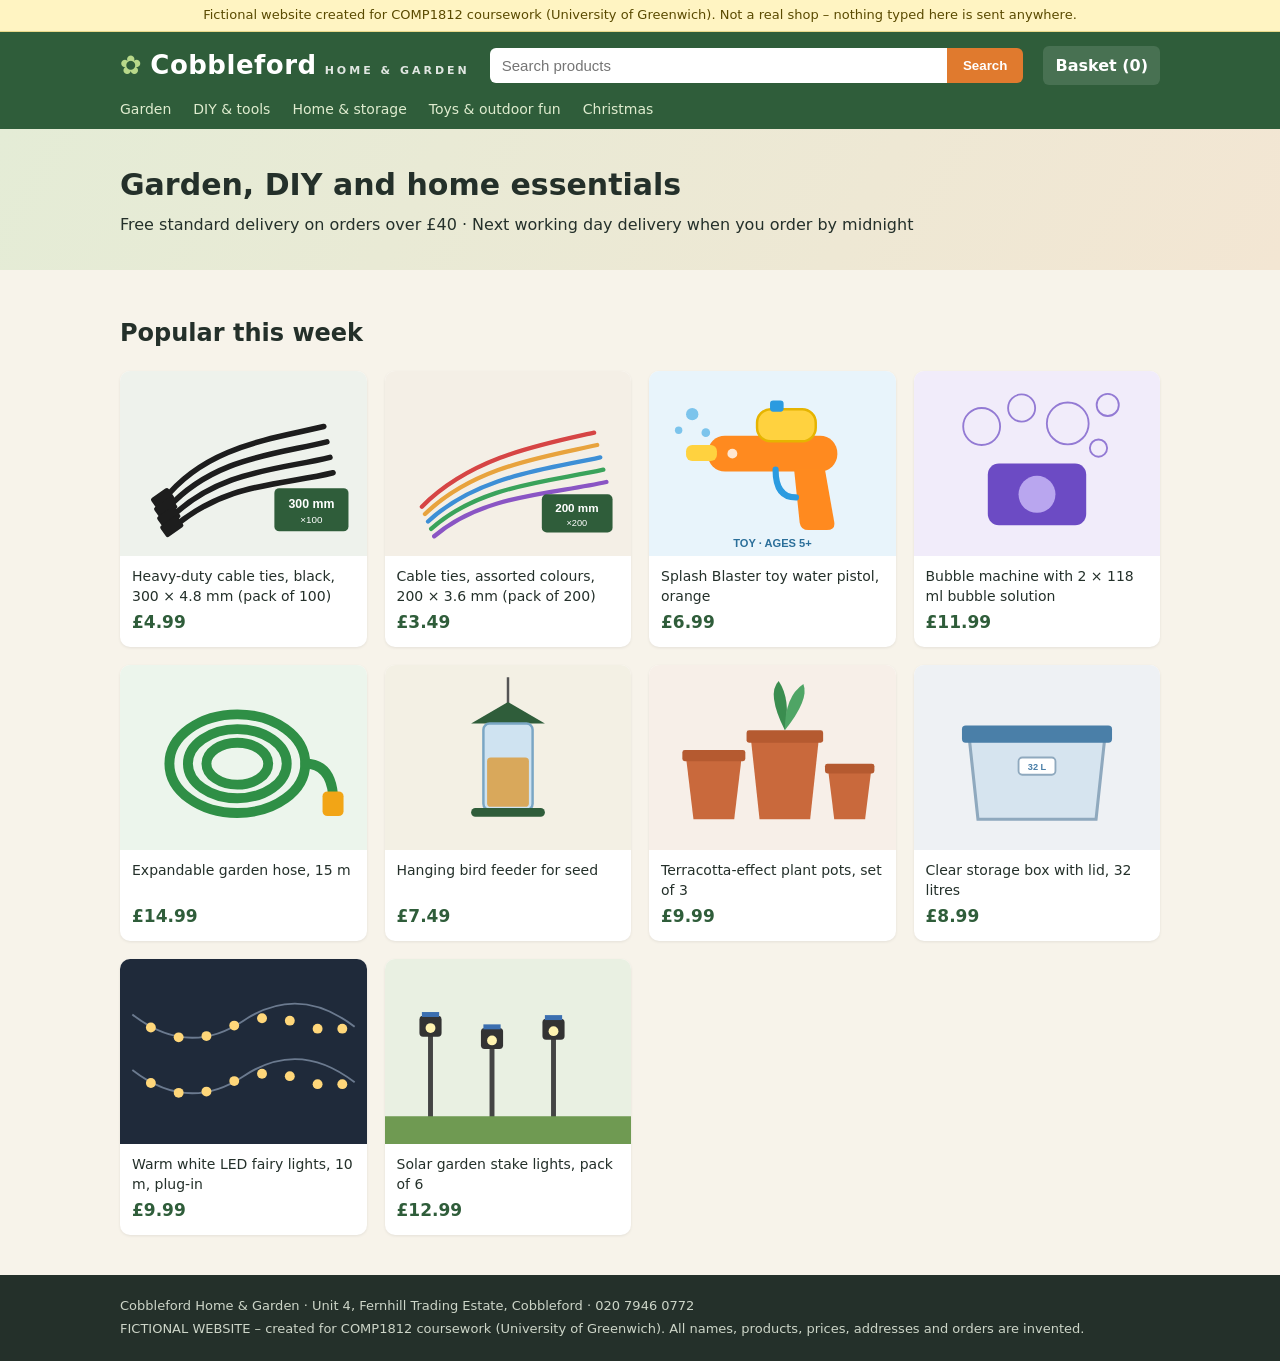
<file: index.html>
<!DOCTYPE html>
<html lang="en-GB">
<head>
<meta charset="utf-8">
<meta name="viewport" content="width=device-width, initial-scale=1">
<meta name="robots" content="noindex, nofollow">
<title>Cobbleford Home &amp; Garden – Garden, DIY and home essentials</title>
<link rel="stylesheet" href="shop.css">
<script src="shop.js"></script>
</head>
<body>
<div id="top"></div>
<section class="hero"><div class="wrap">
<h1>Garden, DIY and home essentials</h1>
<p>Free standard delivery on orders over £40 · Next working day delivery when you order by midnight</p>
</div></section>
<main class="wrap">
<h2>Popular this week</h2>
<div class="grid" id="grid"></div>
</main>
<div id="bottom"></div>
<script>frame();
document.getElementById("grid").innerHTML = PRODUCTS.map(card).join("");</script>
</body>
</html>
</file>
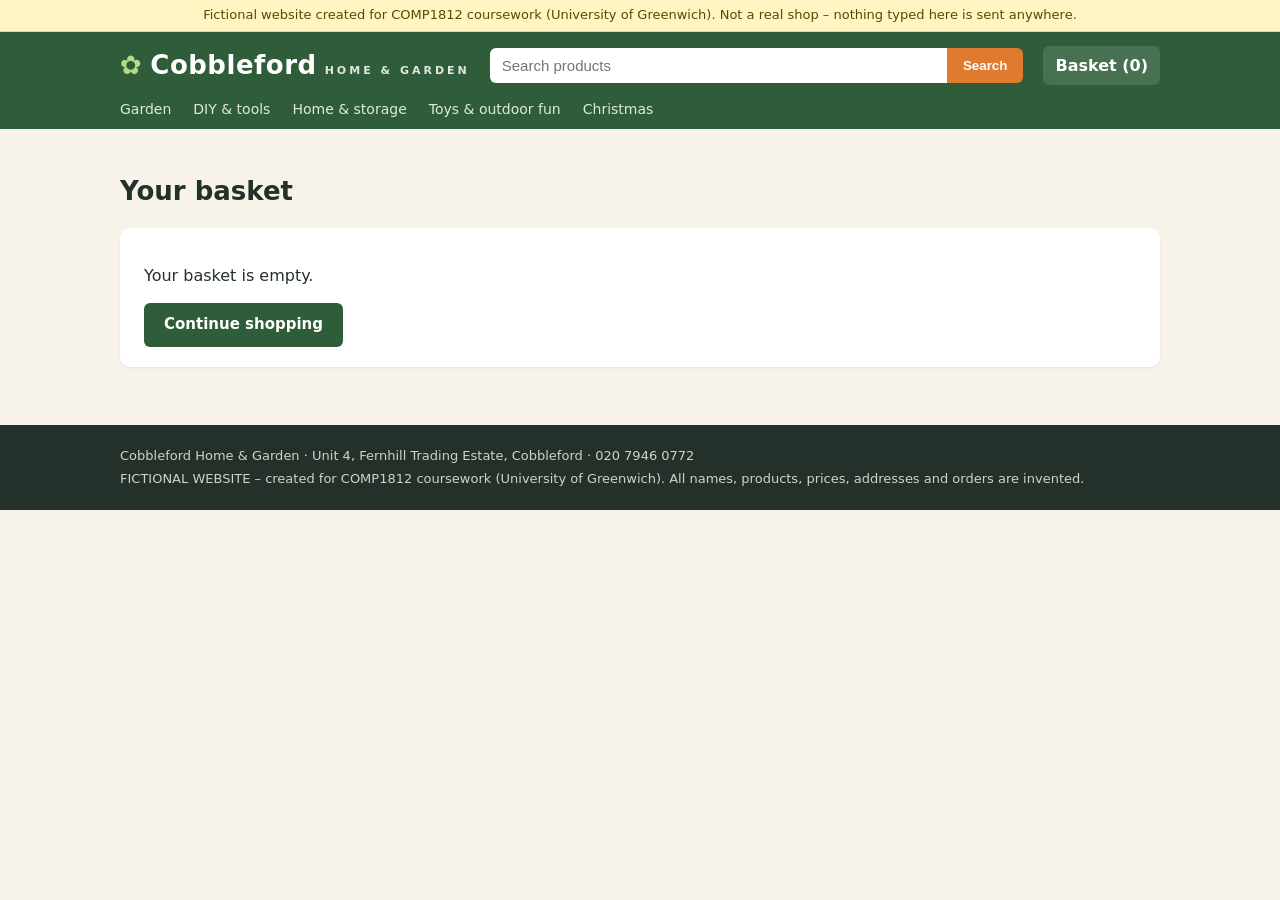
<file: basket.html>
<!DOCTYPE html>
<html lang="en-GB">
<head>
<meta charset="utf-8">
<meta name="viewport" content="width=device-width, initial-scale=1">
<meta name="robots" content="noindex, nofollow">
<title>Your basket – Cobbleford Home &amp; Garden</title>
<link rel="stylesheet" href="shop.css">
<script src="shop.js"></script>
</head>
<body>
<div id="top"></div>
<main class="wrap">
<h1>Your basket</h1>
<div id="b"></div>
</main>
<div id="bottom"></div>
<script>frame();
function draw() {
  var b = getBasket(), el = document.getElementById("b");
  if (!b.length) { el.innerHTML = '<div class="panel"><p>Your basket is empty.</p><a class="btn secondary" href="index.html">Continue shopping</a></div>'; return; }
  var t = totals(b, "standard");
  el.innerHTML = '<div class="panel"><table class="lines"><tr><th>Item</th><th class="num">Price</th><th class="num">Qty</th><th class="num">Total</th><th></th></tr>' +
    b.map(function (l, i) { var p = bySku(l.sku); return '<tr><td><a href="product.html?p=' + p.slug + '">' + esc(p.name) + '</a><br><span class="small">' + p.sku + '</span></td><td class="num">' + money(p.price) + '</td>' +
      '<td class="num"><select data-i="' + i + '" class="q">' + [1,2,3,4,5,6,7,8,9,10].map(function (n) { return '<option' + (n === l.qty ? ' selected' : '') + '>' + n + '</option>'; }).join("") + '</select></td>' +
      '<td class="num">' + money(p.price * l.qty) + '</td><td class="num"><a href="#" data-r="' + i + '" class="r">Remove</a></td></tr>'; }).join("") +
    '</table><table class="lines tot"><tr><td>Subtotal</td><td class="num">' + money(t.sub) + '</td></tr></table>' +
    '<p class="small">Delivery is chosen at checkout. Free standard delivery over £40.</p>' +
    '<p><a class="btn light" href="index.html">Continue shopping</a> <a class="btn" href="checkout.html">Go to checkout</a></p></div>';
  [].forEach.call(document.querySelectorAll(".q"), function (s) { s.onchange = function () { var b = getBasket(); b[+s.dataset.i].qty = +s.value; setBasket(b); draw(); }; });
  [].forEach.call(document.querySelectorAll(".r"), function (a) { a.onclick = function (e) { e.preventDefault(); var b = getBasket(); b.splice(+a.dataset.r, 1); setBasket(b); draw(); }; });
}
draw();</script>
</body>
</html>
</file>
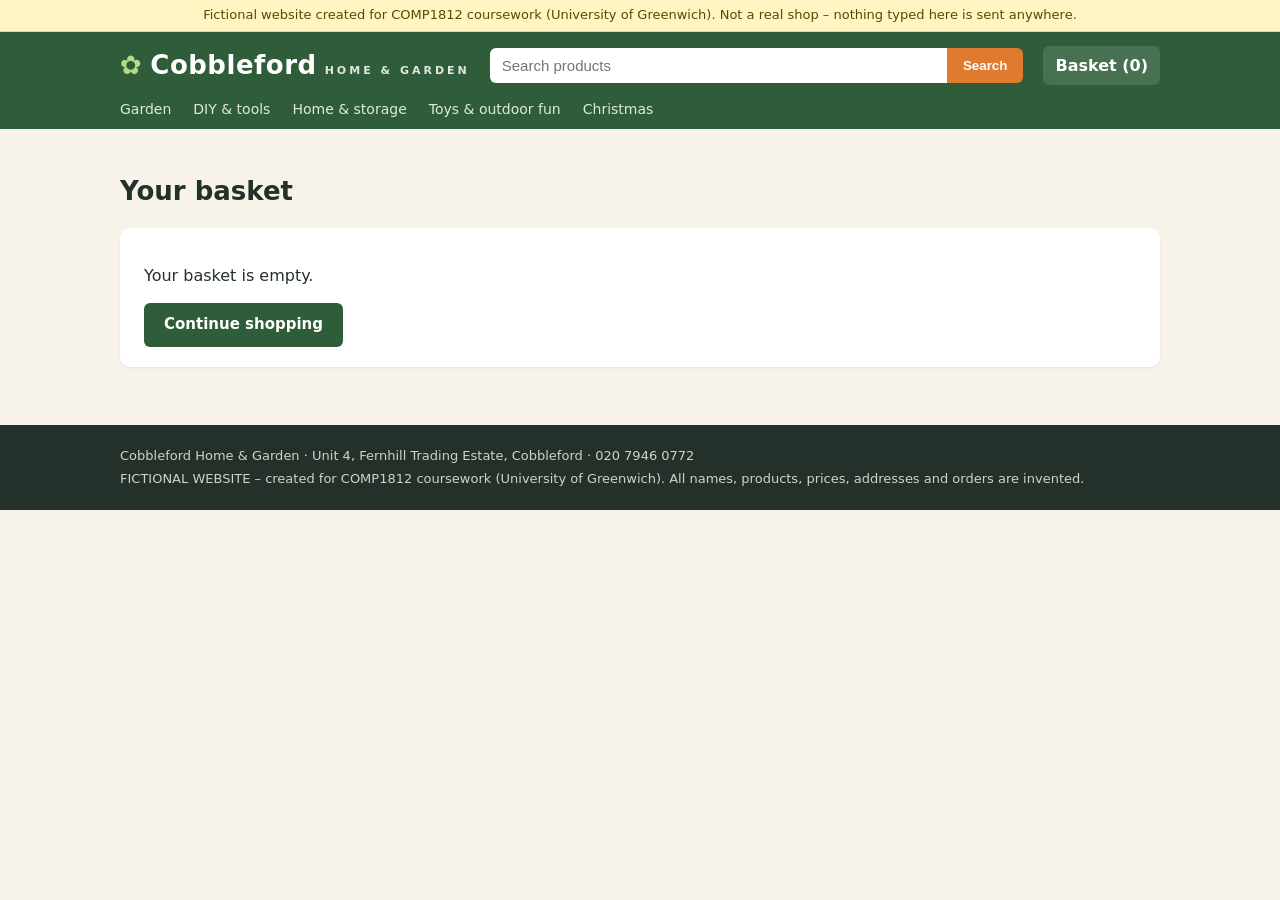
<file: checkout.html>
<!DOCTYPE html>
<html lang="en-GB">
<head>
<meta charset="utf-8">
<meta name="viewport" content="width=device-width, initial-scale=1">
<meta name="robots" content="noindex, nofollow">
<title>Checkout – Cobbleford Home &amp; Garden</title>
<link rel="stylesheet" href="shop.css">
<script src="shop.js"></script>
</head>
<body>
<div id="top"></div>
<main class="wrap">
<h1>Checkout</h1>
<p class="small">Guest checkout. This is a fictional shop: what you type stays in this browser and is not sent anywhere.</p>
<form id="f" novalidate onsubmit="return false;">
<div class="two">
<div>
<div class="panel"><h2>Delivery address</h2>
<div class="form-grid">
<label class="full">Full name<input type="text" name="name" autocomplete="name" required></label>
<label>Email<input type="email" name="email" autocomplete="email" required></label>
<label>Phone (optional)<input type="tel" name="phone" autocomplete="tel"></label>
<label class="full">Address line 1<input type="text" name="line1" autocomplete="address-line1" required></label>
<label class="full">Address line 2 (optional)<input type="text" name="line2" autocomplete="address-line2"></label>
<label>Town or city<input type="text" name="town" autocomplete="address-level2" required></label>
<label>Postcode<input type="text" name="postcode" autocomplete="postal-code" required></label>
</div></div>
<div class="panel"><h2>Delivery</h2>
<label class="radio"><input type="radio" name="method" value="standard" checked> <span id="std"></span></label>
<label class="radio"><input type="radio" name="method" value="nextday"> <span id="nd"></span></label>
<label class="radio"><input type="radio" name="method" value="sameday"> <span id="sd"></span></label>
</div>
<div class="panel"><h2>Payment</h2>
<p class="small">Pay with a Cobbleford gift card. (Fictional shop – card payments are not available and no payment is taken.)</p>
<div class="form-grid"><label class="full">Gift card number<input type="text" name="gift" inputmode="numeric" autocomplete="off" placeholder="16 digits"></label></div>
</div>
</div>
<div>
<div class="panel"><h2>Order summary</h2><div id="sum"></div>
<p><label><input type="checkbox" name="terms"> I agree to the terms and conditions</label></p>
<p id="msg" class="err"></p>
<p><button class="btn" type="submit">Place order</button></p></div>
</div>
</div>
</form>
</main>
<div id="bottom"></div>
<script>frame();
var f = document.getElementById("f");
if (!getBasket().length) { location.href = "basket.html"; }
function method() { return f.elements.method.value || "standard"; }
function drawSum() {
  var b = getBasket(), t = totals(b, method());
  document.getElementById("std").textContent = DELIVERY.standard.label + " \u2013 " + (t.sub >= 40 ? "FREE" : money(DELIVERY.standard.price));
  document.getElementById("nd").textContent = DELIVERY.nextday.label + " \u2013 " + money(DELIVERY.nextday.price);
  document.getElementById("sd").textContent = DELIVERY.sameday.label + " \u2013 " + money(DELIVERY.sameday.price);
  document.getElementById("sum").innerHTML = '<table class="lines">' + b.map(function (l) { var p = bySku(l.sku);
    return '<tr><td>' + l.qty + ' \u00d7 ' + esc(p.name) + '</td><td class="num">' + money(p.price * l.qty) + '</td></tr>'; }).join("") +
    '</table><table class="lines tot"><tr><td>Subtotal</td><td class="num">' + money(t.sub) + '</td></tr><tr><td>Delivery</td><td class="num">' + (t.del ? money(t.del) : "FREE") + '</td></tr>' +
    '<tr class="grand"><td>Total (incl. VAT)</td><td class="num">' + money(t.total) + '</td></tr></table>';
}
[].forEach.call(f.elements.method, function (r) { r.onchange = drawSum; });
drawSum();
f.onsubmit = function (e) {
  e.preventDefault();
  var need = ["name", "email", "line1", "town", "postcode"], missing = need.filter(function (k) { return !f.elements[k].value.trim(); });
  var gift = f.elements['gift'].value.replace(/\D/g, "");
  var msg = document.getElementById("msg");
  if (missing.length) { msg.textContent = "Please fill in all the required address fields."; return; }
  if (gift.length !== 16) { msg.textContent = "Please enter a 16-digit gift card number."; return; }
  if (!f.elements['terms'].checked) { msg.textContent = "Please tick the box to agree to the terms and conditions."; return; }
  var now = new Date(), b = getBasket(), m = method(), t = totals(b, m);
  var no = orderNumber(now, f.elements['name'].value, f.elements['postcode'].value, b, m);
  var order = {no: no, placed: now.toISOString(), method: m, lines: b, totals: t, giftLast4: gift.slice(-4),
    name: f.elements['name'].value.trim(), email: f.elements['email'].value.trim(), phone: f.elements['phone'].value.trim(),
    line1: f.elements['line1'].value.trim(), line2: f.elements['line2'].value.trim(), town: f.elements['town'].value.trim(), postcode: f.elements['postcode'].value.trim().toUpperCase()};
  var orders = load("cf_orders", {}); orders[no] = order; save("cf_orders", orders);
  setBasket([]);
  location.href = "confirmation.html?order=" + encodeURIComponent(no);
};</script>
</body>
</html>
</file>
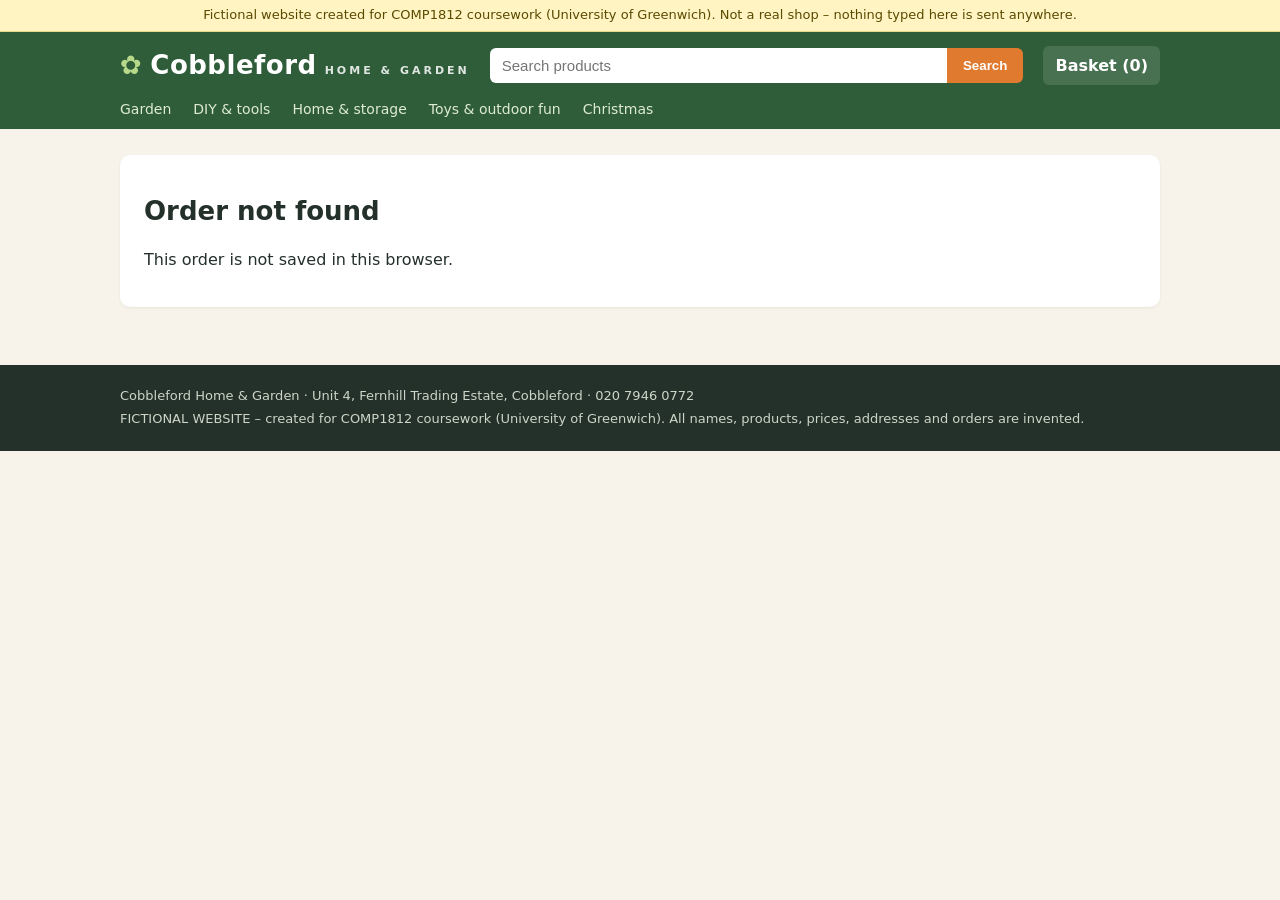
<file: confirmation.html>
<!DOCTYPE html>
<html lang="en-GB">
<head>
<meta charset="utf-8">
<meta name="viewport" content="width=device-width, initial-scale=1">
<meta name="robots" content="noindex, nofollow">
<title>Order confirmed – Cobbleford Home &amp; Garden</title>
<link rel="stylesheet" href="shop.css">
<script src="shop.js"></script>
</head>
<body>
<div id="top"></div>
<main class="wrap" id="main"></main>
<div id="bottom"></div>
<script>frame();
var no = param("order"), o = (load("cf_orders", {}))[no];
function addr(o) { return [o.name, o.line1, o.line2, o.town, o.postcode].filter(Boolean).map(esc).join("<br>"); }
function eta(o) {
  var placed = new Date(o.placed), hr = +londonParts(placed).hour;
  var wd = londonParts(placed).weekday, workday = wd !== "Sat" && wd !== "Sun";
  if (o.method === "sameday") return (workday && hr < 11) ? longDate(placed) + ", 13:00\u201315:00" : longDate(addWorkingDays(placed, 1));
  if (o.method === "nextday") return longDate(addWorkingDays(placed, hr < (DELIVERY.nextday.cutoff || 22) ? 1 : 2));
  return "between " + longDate(addWorkingDays(placed, 3)) + " and " + longDate(addWorkingDays(placed, 5));
}
function dispatch(o) { var placed = new Date(o.placed), hr = +londonParts(placed).hour;
  var wd = londonParts(placed).weekday, workday = wd !== "Sat" && wd !== "Sun";
  if (o.method === "sameday" && workday && hr < 11) return placed;
  return o.method === "nextday" && hr < 22 ? placed : addWorkingDays(placed, 1); }
function itemsTable(o, prices) {
  return '<table class="lines"><tr><th>Code</th><th>Item</th><th class="num">Qty</th>' + (prices ? '<th class="num">Price</th><th class="num">Total</th>' : '') + '</tr>' +
    o.lines.map(function (l) { var p = bySku(l.sku); return '<tr><td>' + p.sku + '</td><td>' + esc(p.name) + '</td><td class="num">' + l.qty + '</td>' +
      (prices ? '<td class="num">' + money(p.price) + '</td><td class="num">' + money(p.price * l.qty) + '</td>' : '') + '</tr>'; }).join("") + '</table>';
}

var m = document.getElementById("main");
if (!o) { m.innerHTML = '<div class="panel"><h1>Order not found</h1><p>This order is not saved in this browser.</p></div>'; }
else {
  var placed = new Date(o.placed), t = o.totals;
  document.title = "Order " + o.no + " confirmed \u2013 Cobbleford Home & Garden";
  m.innerHTML =
    '<div class="print-only"><h2 style="margin:0">Cobbleford Home &amp; Garden</h2><p class="small">' + SHOP.address + ' \u00b7 ' + SHOP.phone + '</p><h1 style="margin:10px 0">Order confirmation and receipt</h1></div>' +
    '<div class="panel ok no-print"><h1 style="margin-top:0">Thank you, ' + esc(o.name.split(" ")[0]) + ' \u2013 your order is confirmed</h1>' +
    '<p>We don\u2019t send emails for guest orders, so please print or save this receipt for your records.</p>' +
    '<p><button class="btn" onclick="window.print()">Print or save receipt</button> <a class="btn secondary" href="delivery-note.html?order=' + encodeURIComponent(o.no) + '">Delivery note</a> <a class="btn light" href="index.html">Continue shopping</a></p></div>' +
    '<div class="two"><div class="panel"><h2>Order details</h2><table class="lines">' +
    '<tr><td>Order number</td><td><strong>' + o.no + '</strong></td></tr>' +
    '<tr><td>Order placed</td><td>' + shortDate(placed) + ' at ' + timeHM(placed) + '</td></tr>' +
    '<tr><td>Payment</td><td>Paid in full \u2013 Cobbleford gift card ending ' + o.giftLast4 + '</td></tr>' +
    '<tr><td>Delivery</td><td>' + esc(DELIVERY[o.method].label) + '</td></tr>' +
    '<tr><td>Estimated delivery</td><td>' + eta(o) + '</td></tr></table></div>' +
    '<div class="panel"><h2>Delivery address</h2><p>' + addr(o) + '</p><p class="small">' + esc(o.email) + (o.phone ? ' \u00b7 ' + esc(o.phone) : '') + '</p></div></div>' +
    '<div class="panel"><h2>Items</h2>' + itemsTable(o, true) +
    '<table class="lines tot"><tr><td>Subtotal</td><td class="num">' + money(t.sub) + '</td></tr><tr><td>Delivery</td><td class="num">' + (t.del ? money(t.del) : "FREE") + '</td></tr>' +
    '<tr class="grand"><td>Total paid</td><td class="num">' + money(t.total) + '</td></tr><tr><td class="small">Includes VAT at 20%</td><td class="num small">' + money(t.vat) + '</td></tr></table></div>' +
    '<p class="small print-only">FICTIONAL RECEIPT \u2013 created for COMP1812 coursework (University of Greenwich). Not a real shop or transaction.</p>';
}</script>
</body>
</html>
</file>
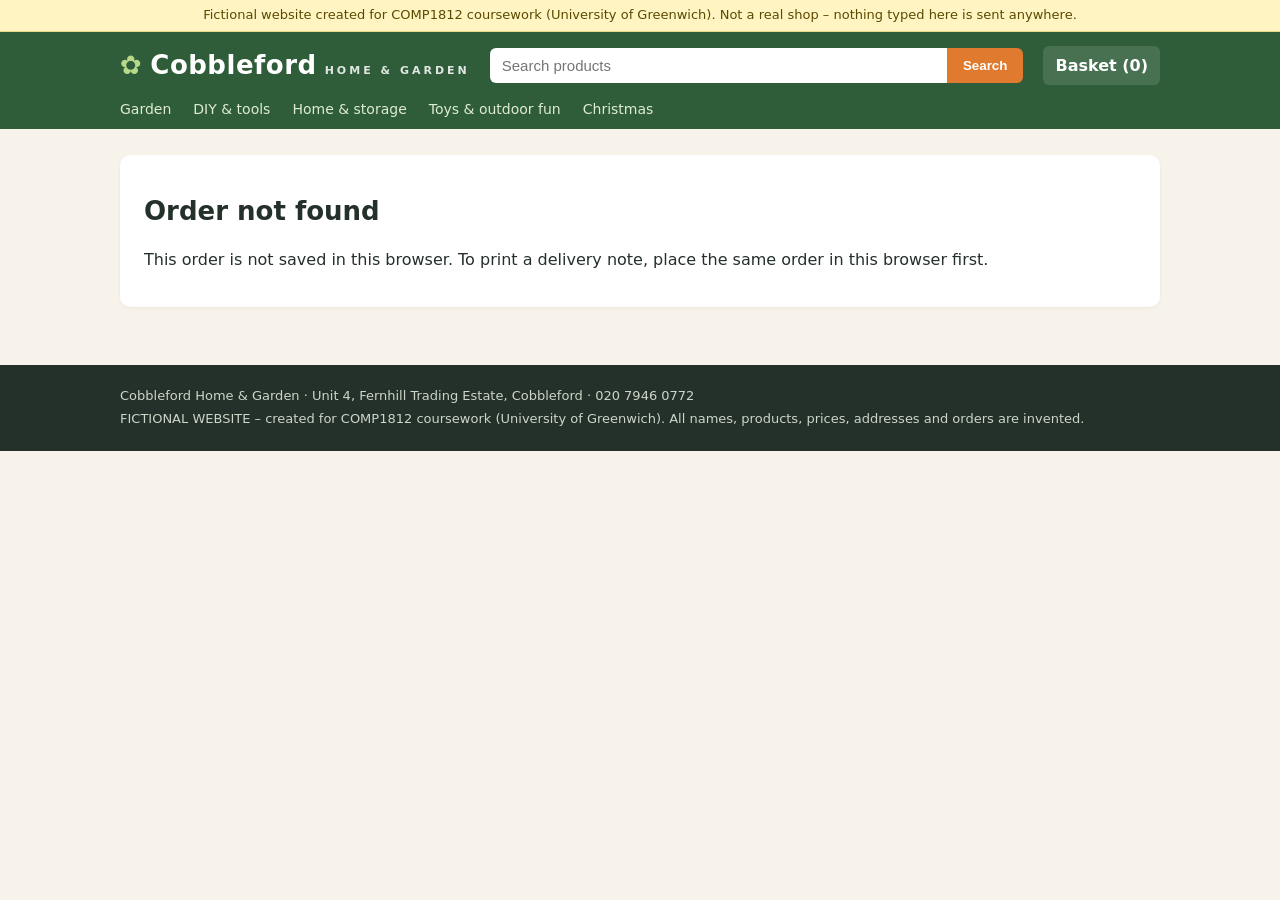
<file: delivery-note.html>
<!DOCTYPE html>
<html lang="en-GB">
<head>
<meta charset="utf-8">
<meta name="viewport" content="width=device-width, initial-scale=1">
<meta name="robots" content="noindex, nofollow">
<title>Delivery note – Cobbleford Home &amp; Garden</title>
<link rel="stylesheet" href="shop.css">
<script src="shop.js"></script>
</head>
<body>
<div id="top"></div>
<main class="wrap" id="main"></main>
<div id="bottom"></div>
<script>frame();
var no = param("order"), o = (load("cf_orders", {}))[no];
function addr(o) { return [o.name, o.line1, o.line2, o.town, o.postcode].filter(Boolean).map(esc).join("<br>"); }
function eta(o) {
  var placed = new Date(o.placed), hr = +londonParts(placed).hour;
  var wd = londonParts(placed).weekday, workday = wd !== "Sat" && wd !== "Sun";
  if (o.method === "sameday") return (workday && hr < 11) ? longDate(placed) + ", 13:00\u201315:00" : longDate(addWorkingDays(placed, 1));
  if (o.method === "nextday") return longDate(addWorkingDays(placed, hr < (DELIVERY.nextday.cutoff || 22) ? 1 : 2));
  return "between " + longDate(addWorkingDays(placed, 3)) + " and " + longDate(addWorkingDays(placed, 5));
}
function dispatch(o) { var placed = new Date(o.placed), hr = +londonParts(placed).hour;
  var wd = londonParts(placed).weekday, workday = wd !== "Sat" && wd !== "Sun";
  if (o.method === "sameday" && workday && hr < 11) return placed;
  return o.method === "nextday" && hr < 22 ? placed : addWorkingDays(placed, 1); }
function itemsTable(o, prices) {
  return '<table class="lines"><tr><th>Code</th><th>Item</th><th class="num">Qty</th>' + (prices ? '<th class="num">Price</th><th class="num">Total</th>' : '') + '</tr>' +
    o.lines.map(function (l) { var p = bySku(l.sku); return '<tr><td>' + p.sku + '</td><td>' + esc(p.name) + '</td><td class="num">' + l.qty + '</td>' +
      (prices ? '<td class="num">' + money(p.price) + '</td><td class="num">' + money(p.price * l.qty) + '</td>' : '') + '</tr>'; }).join("") + '</table>';
}

var m = document.getElementById("main");
if (!o) { m.innerHTML = '<div class="panel"><h1>Order not found</h1><p>This order is not saved in this browser. To print a delivery note, place the same order in this browser first.</p></div>'; }
else {
  document.title = "Delivery note " + o.no + " \u2013 Cobbleford Home & Garden";
  m.innerHTML =
    '<p class="no-print"><button class="btn" onclick="window.print()">Print delivery note</button> <a class="btn light" href="confirmation.html?order=' + encodeURIComponent(o.no) + '">Back to order</a></p>' +
    '<div class="panel"><div class="two"><div><h2 style="margin:0">Cobbleford Home &amp; Garden</h2><p class="small">' + SHOP.address + '<br>' + SHOP.phone + '</p></div>' +
    '<div style="text-align:right"><h1 style="margin:0">DELIVERY NOTE</h1><p>Order <strong>' + o.no + '</strong><br>Order date ' + shortDate(new Date(o.placed)) +
    '<br>Dispatched ' + shortDate(dispatch(o)) + '<br>Parcel 1 of 1</p></div></div>' +
    '<h3>Deliver to</h3><p>' + addr(o) + '</p>' +
    '<h3>Contents</h3>' + itemsTable(o, false) +
    '<p class="small">Please check your items. Returns accepted within 30 days with this note.</p>' +
    '<p class="small">FICTIONAL DOCUMENT \u2013 created for COMP1812 coursework (University of Greenwich). Not a real shop or delivery.</p></div>';
}</script>
</body>
</html>
</file>
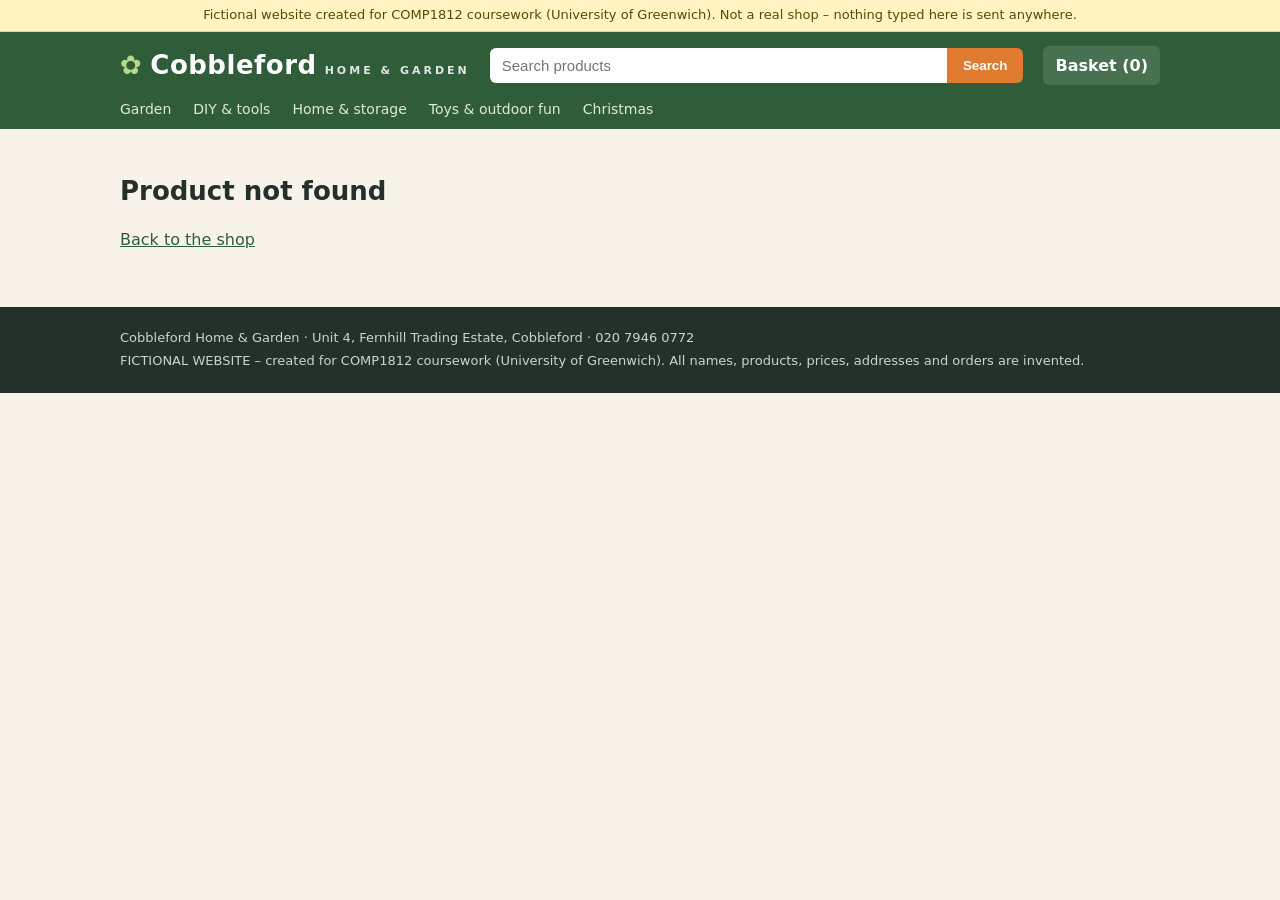
<file: product.html>
<!DOCTYPE html>
<html lang="en-GB">
<head>
<meta charset="utf-8">
<meta name="viewport" content="width=device-width, initial-scale=1">
<meta name="robots" content="noindex, nofollow">
<title>Cobbleford Home &amp; Garden</title>
<link rel="stylesheet" href="shop.css">
<script src="shop.js"></script>
</head>
<body>
<div id="top"></div>
<main class="wrap" id="main"></main>
<div id="bottom"></div>
<script>frame();
var p = bySlug(param("p"));
var m = document.getElementById("main");
if (!p) { m.innerHTML = "<h1>Product not found</h1><p><a href='index.html'>Back to the shop</a></p>"; }
else {
  document.title = p.name + " \u2013 Cobbleford Home & Garden";
  m.innerHTML = '<p class="small"><a href="index.html">Home</a> \u203a <a href="search.html?cat=' + encodeURIComponent(p.cat) + '">' + esc(p.cat) + '</a></p>' +
    '<div class="product"><img src="' + p.img + '" alt=""><div><h1>' + esc(p.name) + '</h1>' +
    '<p class="small">Product code ' + p.sku + '</p><div class="price">' + money(p.price) + '</div>' +
    '<p class="stock">In stock \u2013 order by midnight for next working day delivery</p><p>' + esc(p.desc) + '</p>' +
    '<p><label>Quantity <select id="qty"><option>1</option><option>2</option><option>3</option><option>4</option><option>5</option></select></label></p>' +
    '<p><button class="btn" id="add">Add to basket</button></p></div></div>';
  document.getElementById("add").onclick = function () {
    addToBasket(p.sku, parseInt(document.getElementById("qty").value, 10));
    location.href = "basket.html";
  };
}</script>
</body>
</html>
</file>
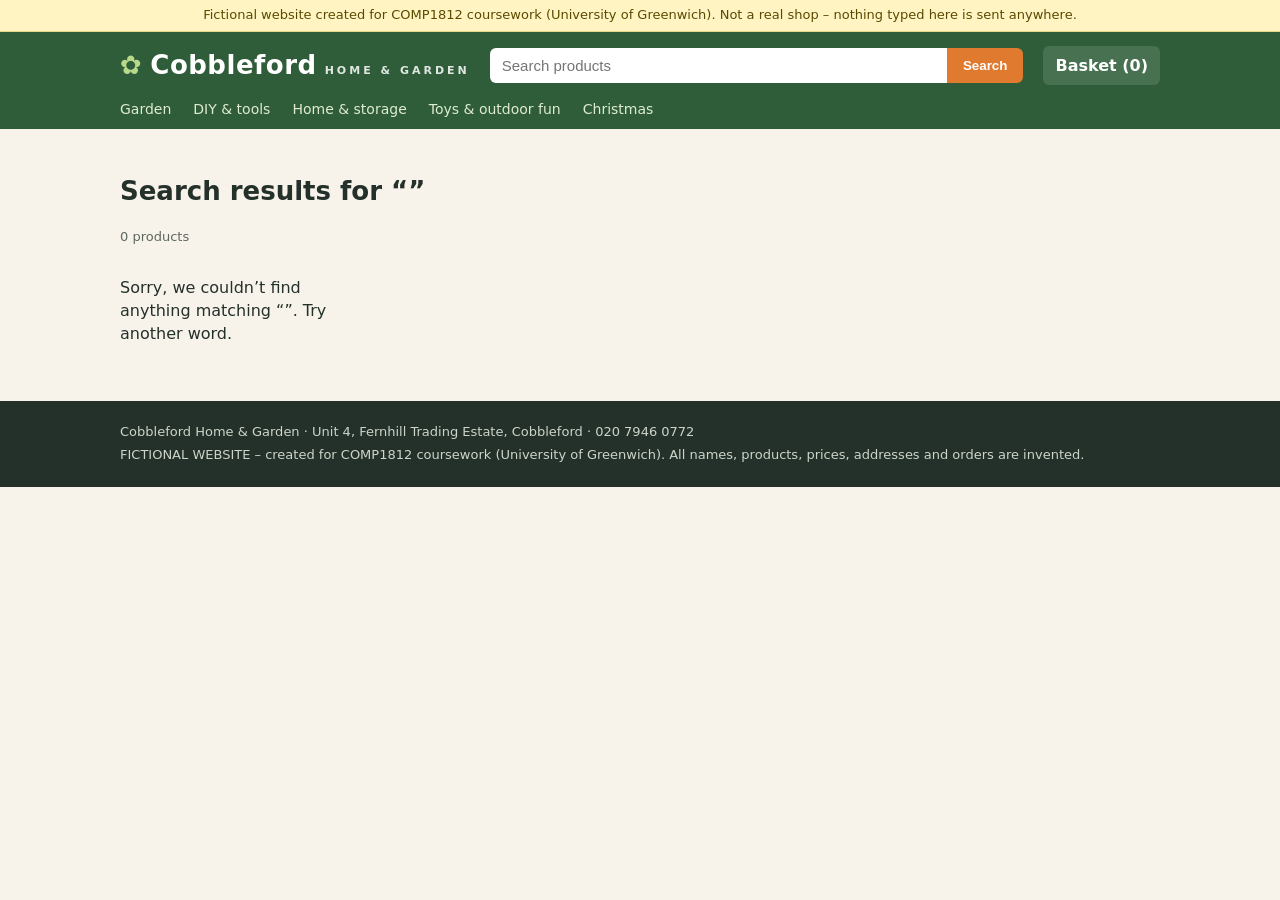
<file: search.html>
<!DOCTYPE html>
<html lang="en-GB">
<head>
<meta charset="utf-8">
<meta name="viewport" content="width=device-width, initial-scale=1">
<meta name="robots" content="noindex, nofollow">
<title>Search – Cobbleford Home &amp; Garden</title>
<link rel="stylesheet" href="shop.css">
<script src="shop.js"></script>
</head>
<body>
<div id="top"></div>
<main class="wrap">
<h1 id="h"></h1>
<p id="n" class="small"></p>
<div class="grid" id="grid"></div>
</main>
<div id="bottom"></div>
<script>frame();
var q = (param("q") || "").trim(), cat = param("cat");
var words = q.toLowerCase().split(/\s+/).filter(Boolean);
var hits = PRODUCTS.filter(function (p) {
  if (cat) return p.cat === cat;
  var hay = (p.name + " " + p.tags + " " + p.cat).toLowerCase();
  return words.length && words.every(function (w) { return hay.indexOf(w) > -1 || hay.indexOf(w.replace(/s$/, "")) > -1; });
});
var label = cat ? cat : "\u201c" + q + "\u201d";
document.title = (cat ? cat : "Search results for " + q) + " \u2013 Cobbleford Home & Garden";
document.getElementById("h").textContent = cat ? cat : "Search results for " + label;
document.getElementById("n").textContent = hits.length + (hits.length === 1 ? " product" : " products");
document.getElementById("grid").innerHTML = hits.length ? hits.map(card).join("") :
  '<p>Sorry, we couldn\u2019t find anything matching ' + esc(label) + '. Try another word.</p>';</script>
</body>
</html>
</file>
<file: shop.css>
* { box-sizing: border-box; }
body { margin: 0; font-family: "Segoe UI", system-ui, -apple-system, Arial, sans-serif; color: #24302a; background: #f7f3ea; line-height: 1.45; }
a { color: #2f5d3a; }
.wrap { max-width: 1080px; margin: 0 auto; padding: 0 20px; }
.notice { background: #fff4c2; color: #5a4a00; font-size: 13px; text-align: center; padding: 6px 10px; border-bottom: 1px solid #e8d88a; }
header { background: #2f5d3a; color: #fff; }
.bar { display: flex; align-items: center; gap: 20px; padding-top: 14px; padding-bottom: 14px; flex-wrap: wrap; }
.brand { color: #fff; text-decoration: none; font-size: 26px; font-weight: 700; letter-spacing: .5px; display: flex; align-items: baseline; gap: 8px; }
.brand small { font-size: 11px; letter-spacing: 3px; font-weight: 600; opacity: .85; }
.leaf { color: #b8d98a; }
.search { flex: 1; display: flex; min-width: 240px; }
.search input { flex: 1; padding: 9px 12px; border: 0; border-radius: 6px 0 0 6px; font-size: 15px; }
.search button { padding: 9px 16px; border: 0; background: #e07a2e; color: #fff; font-weight: 600; border-radius: 0 6px 6px 0; cursor: pointer; }
.basket-link { color: #fff; font-weight: 600; text-decoration: none; background: rgba(255,255,255,.12); padding: 8px 12px; border-radius: 6px; }
.cats { display: flex; gap: 22px; padding-bottom: 10px; flex-wrap: wrap; }
.cats a { color: #dfeccf; text-decoration: none; font-size: 14px; }
.cats a:hover { color: #fff; text-decoration: underline; }
.hero { background: linear-gradient(120deg, #e4ecd6, #f3e6d3); padding: 34px 0; }
.hero h1 { margin: 0 0 6px; font-size: 30px; }
.hero p { margin: 0; }
main { padding: 26px 20px 40px; }
h1 { font-size: 26px; }
.grid { display: grid; grid-template-columns: repeat(auto-fill, minmax(200px, 1fr)); gap: 18px; }
.pcard { display: flex; flex-direction: column; background: #fff; border-radius: 10px; overflow: hidden; text-decoration: none; color: #24302a; box-shadow: 0 1px 3px rgba(0,0,0,.08); }
.pcard img { width: 100%; aspect-ratio: 4/3; display: block; }
.pname { padding: 10px 12px 4px; font-size: 14px; flex: 1; }
.pprice { padding: 0 12px 12px; font-weight: 700; font-size: 17px; color: #2f5d3a; }
.product { display: grid; grid-template-columns: 1fr 1fr; gap: 30px; background: #fff; border-radius: 10px; padding: 24px; }
.product img { width: 100%; border-radius: 8px; }
.price { font-size: 28px; font-weight: 700; color: #2f5d3a; margin: 8px 0; }
.stock { color: #2e7d32; font-weight: 600; }
.btn { display: inline-block; background: #e07a2e; color: #fff; border: 0; padding: 11px 20px; border-radius: 6px; font-size: 15px; font-weight: 600; cursor: pointer; text-decoration: none; }
.btn.secondary { background: #2f5d3a; }
.btn.light { background: #e9e4d8; color: #24302a; }
.panel { background: #fff; border-radius: 10px; padding: 20px 24px; margin-bottom: 18px; box-shadow: 0 1px 3px rgba(0,0,0,.06); }
table.lines { width: 100%; border-collapse: collapse; }
table.lines th, table.lines td { text-align: left; padding: 9px 6px; border-bottom: 1px solid #e6e1d4; vertical-align: top; }
table.lines td.num, table.lines th.num { text-align: right; white-space: nowrap; }
.tot td { border-bottom: 0; padding: 4px 6px; }
.tot .grand td { font-weight: 700; font-size: 17px; border-top: 2px solid #24302a; padding-top: 8px; }
.form-grid { display: grid; grid-template-columns: 1fr 1fr; gap: 12px 18px; }
.form-grid label { display: flex; flex-direction: column; font-size: 14px; font-weight: 600; gap: 4px; }
.form-grid .full { grid-column: 1 / -1; }
input[type=text], input[type=email], input[type=tel], select { padding: 9px 10px; border: 1px solid #c9c2b2; border-radius: 6px; font-size: 15px; font-family: inherit; }
.radio { display: block; padding: 10px 12px; border: 1px solid #d8d1c0; border-radius: 6px; margin-bottom: 8px; cursor: pointer; }
.small { font-size: 13px; color: #5d675f; }
.err { color: #b3261e; font-weight: 600; }
.ok { background: #e6f2df; border-left: 5px solid #2f5d3a; }
.two { display: grid; grid-template-columns: 1fr 1fr; gap: 18px; }
footer { background: #24302a; color: #cdd5c8; font-size: 13px; padding: 18px 0; }
footer p { margin: 4px 0; }
.print-only { display: none; }
@media (max-width: 760px) { .product, .two, .form-grid { grid-template-columns: 1fr; } }
@media print {
  body { background: #fff; }
  #top, #bottom, .no-print { display: none !important; }
  .print-only { display: block; }
  .panel { box-shadow: none; border: 1px solid #ccc; padding: 12px 16px; margin-bottom: 10px; }
  main { padding: 0; }
}

main.wrap { padding-top: 26px; padding-bottom: 40px; }
@media print { main.wrap { padding: 0; } }
</file>
